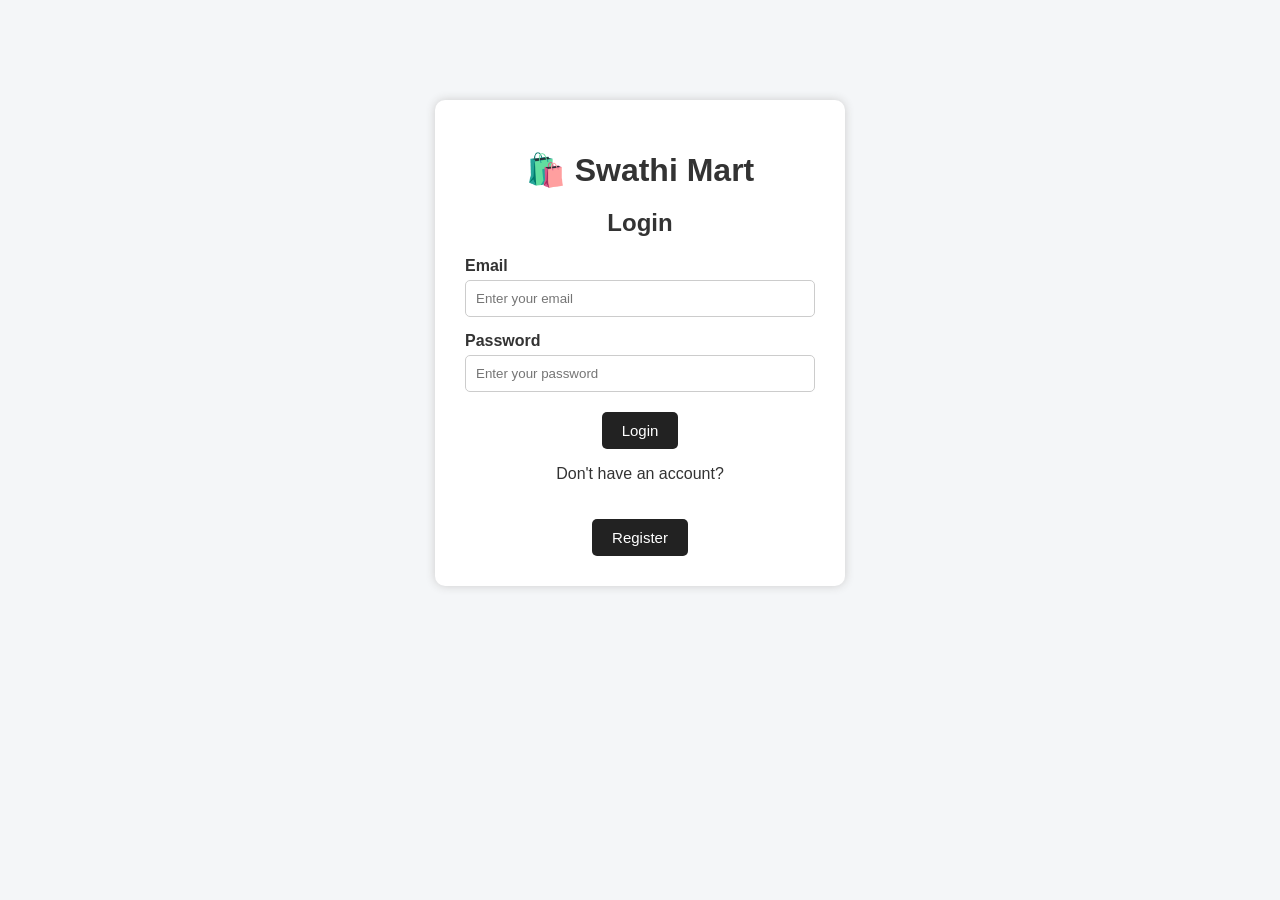
<file: index.html>
<!DOCTYPE html>
<html>

<head>
    <meta charset="UTF-8">
    <title>Swathi Mart- Login</title>
    <link rel="stylesheet" href="style.css">
</head>

<body>

    <div class="login-container">

        <h1>🛍️ Swathi Mart</h1>
        <h2>Login</h2>

        <form onsubmit="login(event)">

            <label>Email</label>
            <input type="email" placeholder="Enter your email" required>

            <label>Password</label>
            <input type="password" placeholder="Enter your password" required>

            <button type="submit">Login</button>

        </form>

        <p>Don't have an account?</p>

        <a href="register.html">
            <button type="button">Register</button>
        </a>

    </div>

    <script src="Script.js"></script>

</body>

</html>
</file>
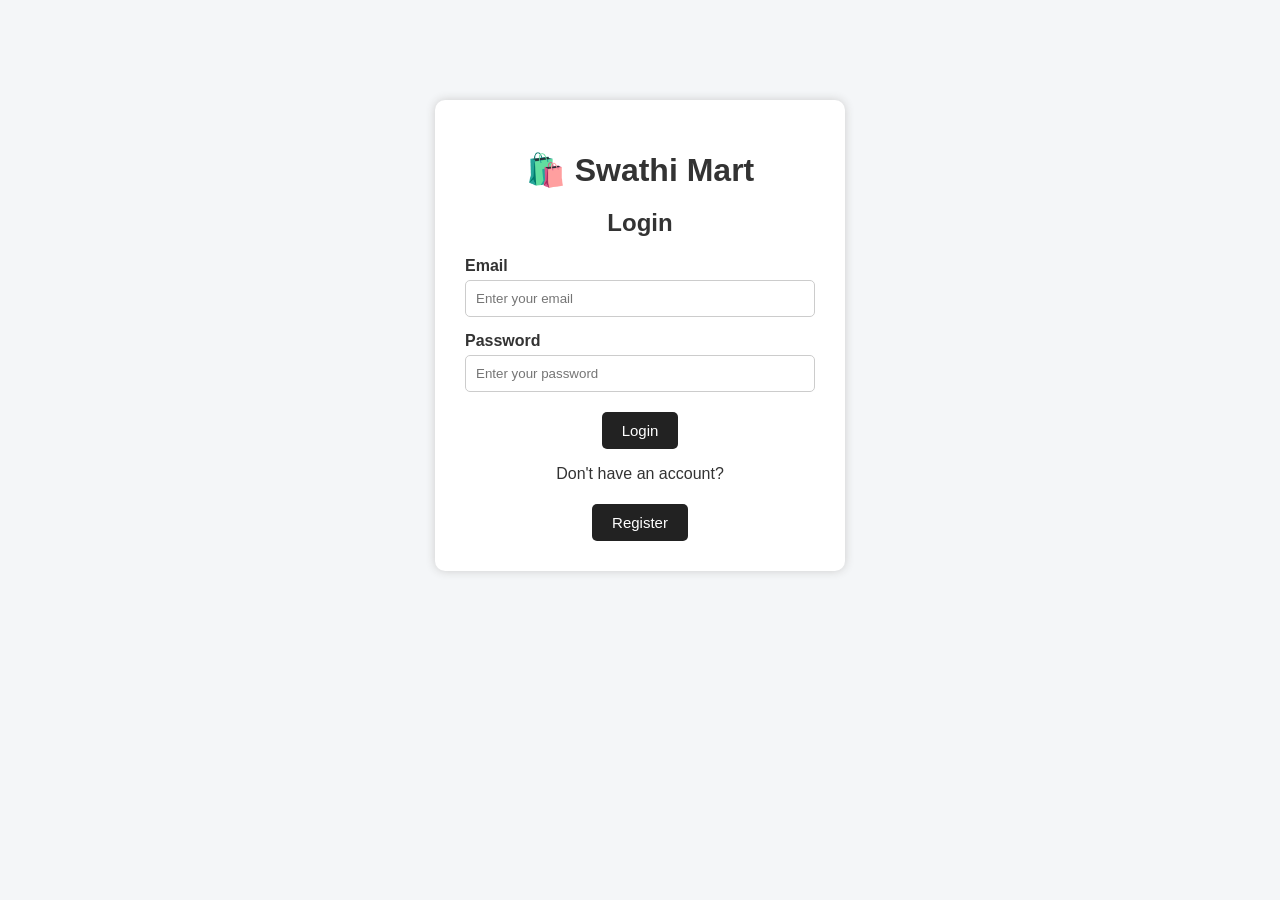
<file: src/main/webapp/index.html>
<!DOCTYPE html>
<html>

<head>
    <title>Swathi Mart- Login</title>
    <link rel="stylesheet" href="style.css">
</head>

<body>

    <div class="login-container">

        <h1>🛍️ Swathi Mart</h1>
        <h2>Login</h2>

        <form onsubmit="login(event)">

            <label>Email</label>
            <input type="email" placeholder="Enter your email" required>

            <label>Password</label>
            <input type="password" placeholder="Enter your password" required>

            <button type="submit">Login</button>

        </form>

        <p>Don't have an account?</p>
        <button class="register-btn">Register</button>

    </div>

    <!-- IMPORTANT -->
    <script src="Script.js"></script>

</body>
</html>
</file>
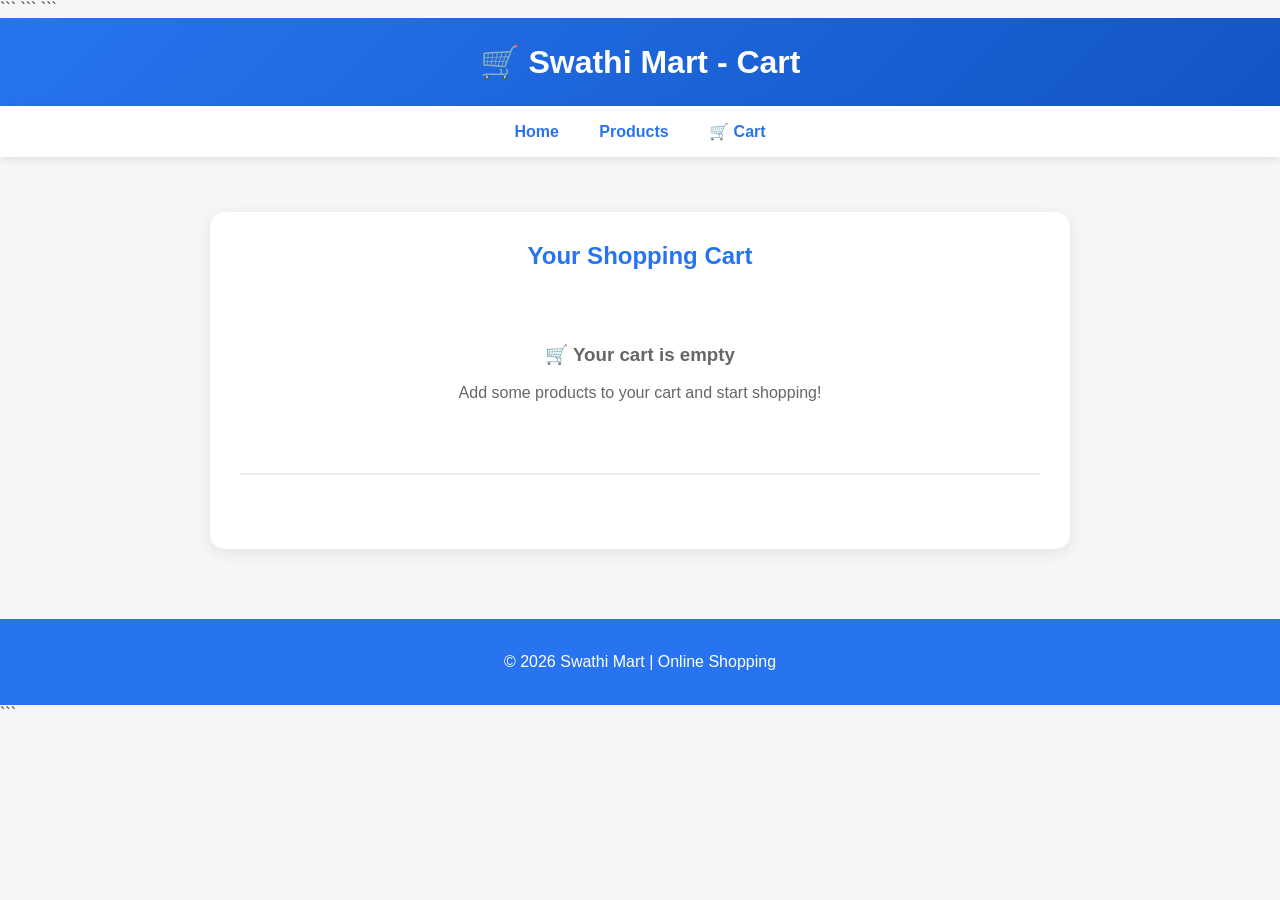
<file: src/main/webapp/cart.html>
﻿<!DOCTYPE html>

<html lang="en">

<head>
    <meta charset="UTF-8">
    <meta name="viewport" content="width=device-width, initial-scale=1.0">

```
<title>Swathi Mart - Cart</title>

<style>
    * {
        box-sizing: border-box;
    }

    body {
        margin: 0;
        font-family: Arial, sans-serif;
        background: #f4f6f8;
        color: #333;
    }

    header {
        background: linear-gradient(135deg, #2874f0, #1255c5);
        color: white;
        padding: 25px 20px;
        text-align: center;
    }

    header h1 {
        margin: 0;
        font-size: 32px;
    }

    nav {
        background: white;
        padding: 16px;
        text-align: center;
        box-shadow: 0 2px 8px rgba(0, 0, 0, 0.1);
    }

    nav a {
        text-decoration: none;
        color: #2874f0;
        margin: 0 18px;
        font-weight: bold;
    }

    nav a:hover {
        color: #1255c5;
    }

    .container {
        max-width: 900px;
        margin: 35px auto;
        padding: 20px;
    }

    .cart-box {
        background: white;
        padding: 30px;
        border-radius: 15px;
        box-shadow: 0 4px 15px rgba(0, 0, 0, 0.08);
    }

    .cart-box h2 {
        text-align: center;
        color: #2874f0;
        margin-top: 0;
        margin-bottom: 25px;
    }

    .cart-item {
        display: flex;
        align-items: center;
        justify-content: space-between;
        background: #f8f9fa;
        padding: 18px;
        margin-bottom: 15px;
        border-radius: 10px;
        border: 1px solid #eee;
    }

    .item-info {
        display: flex;
        align-items: center;
        gap: 15px;
    }

    .item-icon {
        font-size: 35px;
    }

    .item-name {
        font-size: 18px;
        font-weight: bold;
    }

    .item-price {
        color: #2874f0;
        font-weight: bold;
        margin-top: 5px;
    }

    .remove-button {
        background: #dc3545;
        color: white;
        border: none;
        padding: 9px 14px;
        border-radius: 6px;
        cursor: pointer;
    }

    .remove-button:hover {
        background: #b02a37;
    }

    .total-box {
        text-align: right;
        border-top: 2px solid #eee;
        margin-top: 25px;
        padding-top: 20px;
    }

    .total-box h3 {
        font-size: 24px;
        color: #222;
    }

    #checkoutButton {
        background: #2874f0;
        color: white;
        border: none;
        padding: 13px 25px;
        border-radius: 7px;
        cursor: pointer;
        font-size: 16px;
        font-weight: bold;
    }

    #checkoutButton:hover {
        background: #1255c5;
    }

    .empty-cart {
        text-align: center;
        padding: 30px;
        color: #666;
    }

    footer {
        margin-top: 50px;
        background: #2874f0;
        color: white;
        text-align: center;
        padding: 18px;
    }

    @media (max-width: 600px) {

        .container {
            padding: 15px;
        }

        .cart-box {
            padding: 20px;
        }

        .cart-item {
            flex-direction: column;
            gap: 15px;
            align-items: stretch;
        }

        .item-info {
            justify-content: center;
        }

        .remove-button {
            width: 100%;
        }

        .total-box {
            text-align: center;
        }

        #checkoutButton {
            width: 100%;
        }

        nav a {
            margin: 0 8px;
            font-size: 14px;
        }
    }
</style>
```

</head>

<body>

```
<header>
    <h1>🛒 Swathi Mart - Cart</h1>
</header>

<nav>
    <a href="home.html">Home</a>
    <a href="home.html#products">Products</a>
    <a href="cart.html">🛒 Cart</a>
</nav>

<div class="container">

    <div class="cart-box">

        <h2>Your Shopping Cart</h2>

        <div id="cartItems"></div>

        <div class="total-box">
            <h3 id="total"></h3>

            <button id="checkoutButton" onclick="checkout()">
                Proceed to Checkout →
            </button>
        </div>

    </div>

</div>

<footer>
    <p>© 2026 Swathi Mart | Online Shopping</p>
</footer>


<script>

    function displayCart() {

        let cart = JSON.parse(localStorage.getItem("cart")) || [];

        let cartItems = document.getElementById("cartItems");
        let totalElement = document.getElementById("total");
        let checkoutButton = document.getElementById("checkoutButton");

        cartItems.innerHTML = "";

        let total = 0;

        if (cart.length === 0) {

            cartItems.innerHTML =
                '<div class="empty-cart">' +
                '<h3>🛒 Your cart is empty</h3>' +
                '<p>Add some products to your cart and start shopping!</p>' +
                '</div>';

            totalElement.innerHTML = "";

            checkoutButton.style.display = "none";

            return;
        }

        checkoutButton.style.display = "inline-block";

        cart.forEach(function(item, index) {

            let icon = "🛍️";

            if (item.name === "Product 1") {
                icon = "💻";
            }

            if (item.name === "Product 2") {
                icon = "📱";
            }

            if (item.name === "Product 3") {
                icon = "🎧";
            }

            cartItems.innerHTML +=
                '<div class="cart-item">' +

                '<div class="item-info">' +

                '<div class="item-icon">' +
                icon +
                '</div>' +

                '<div>' +
                '<div class="item-name">' +
                item.name +
                '</div>' +

                '<div class="item-price">₹' +
                item.price +
                '</div>' +

                '</div>' +

                '</div>' +

                '<button class="remove-button" ' +
                'onclick="removeFromCart(' + index + ')">' +
                'Remove' +
                '</button>' +

                '</div>';

            total += Number(item.price);

        });

        totalElement.innerHTML = "Total: ₹" + total;

    }


    function removeFromCart(index) {

        let cart = JSON.parse(localStorage.getItem("cart")) || [];

        cart.splice(index, 1);

        localStorage.setItem("cart", JSON.stringify(cart));

        displayCart();

    }


    function checkout() {

        let cart = JSON.parse(localStorage.getItem("cart")) || [];

        if (cart.length === 0) {

            alert("Your cart is empty!");

            return;
        }

        window.location.href = "checkout.html";

    }


    displayCart();

</script>
```

</body>

</html>
</file>
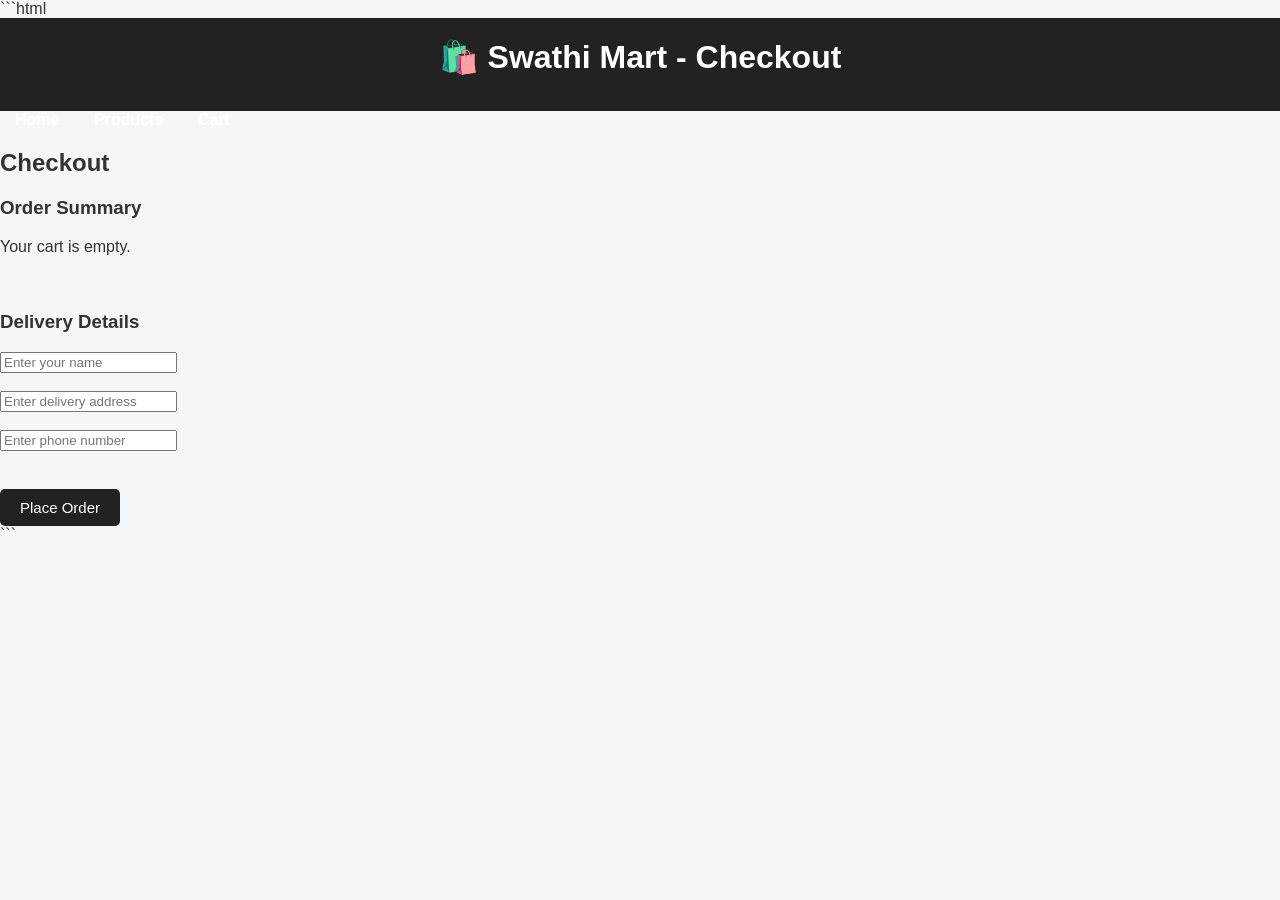
<file: src/main/webapp/checkout.html>
```html
<!DOCTYPE html>
<html lang="en">

<head>
    <meta charset="UTF-8">
    <meta name="viewport" content="width=device-width, initial-scale=1.0">

    <title>Swathi Mart - Checkout</title>

    <link rel="stylesheet" href="style.css">
</head>

<body>

    <header>
        <h1>🛍️ Swathi Mart - Checkout</h1>
    </header>

    <nav>
        <a href="home.html">Home</a>
        <a href="home.html">Products</a>
        <a href="cart.html">Cart</a>
    </nav>

    <div class="container">

        <div class="welcome">

            <h2>Checkout</h2>

            <h3>Order Summary</h3>

            <div id="orderItems"></div>

            <h3 id="total"></h3>

            <br>

            <h3>Delivery Details</h3>

            <input type="text" id="name" placeholder="Enter your name">
            <br><br>

            <input type="text" id="address" placeholder="Enter delivery address">
            <br><br>

            <input type="text" id="phone" placeholder="Enter phone number">
            <br><br>

            <button onclick="placeOrder()">
                Place Order
            </button>

        </div>

    </div>

    <script>

        let cart = JSON.parse(localStorage.getItem("cart")) || [];

        let orderItems = document.getElementById("orderItems");
        let totalElement = document.getElementById("total");

        let total = 0;

        if (cart.length === 0) {

            orderItems.innerHTML =
                "<p>Your cart is empty.</p>";

        } else {

            cart.forEach(function(item) {

                orderItems.innerHTML +=
                    "<p><strong>" +
                    item.name +
                    "</strong> - ₹" +
                    item.price +
                    "</p>";

                total += Number(item.price);

            });

            totalElement.innerHTML =
                "Total Amount: ₹" + total;
        }


        function placeOrder() {

            let name = document.getElementById("name").value;
            let address = document.getElementById("address").value;
            let phone = document.getElementById("phone").value;


            if (name === "" || address === "" || phone === "") {

                alert("Please enter all delivery details.");

                return;
            }


            localStorage.removeItem("cart");


            alert(
                "Order placed successfully! Thank you for shopping with Swathi Mart."
            );

        window.location.href = "order-success.html";

        }

    </script>

</body>

</html>
```
</file>
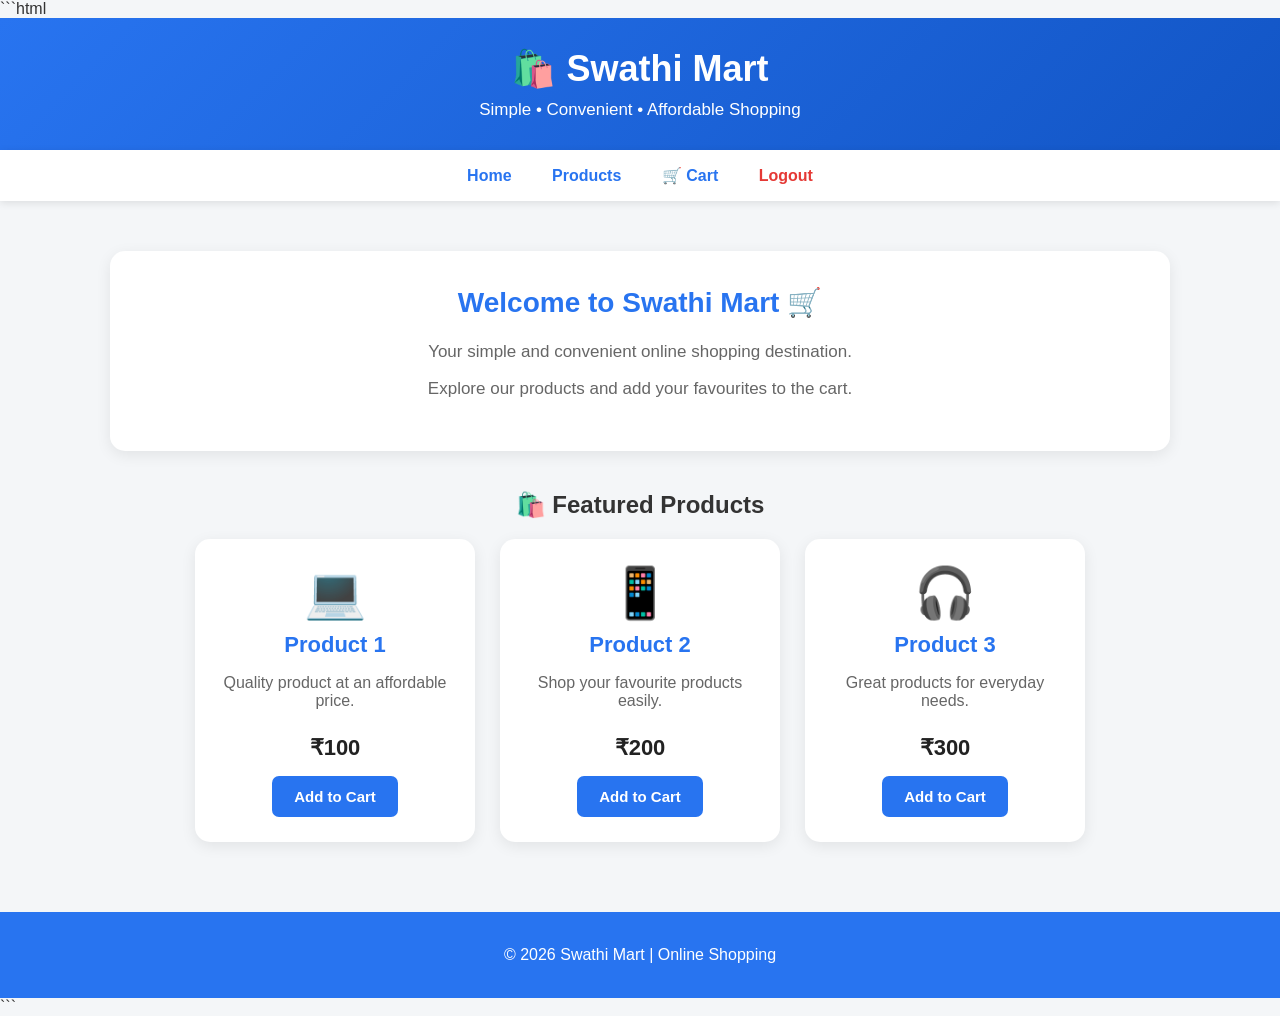
<file: src/main/webapp/home.html>
```html
<!DOCTYPE html>
<html lang="en">

<head>
    <meta charset="UTF-8">
    <meta name="viewport" content="width=device-width, initial-scale=1.0">

    <title>Swathi Mart - Home</title>

    <style>
        * {
            box-sizing: border-box;
        }

        body {
            margin: 0;
            font-family: Arial, sans-serif;
            background: #f4f6f8;
            color: #333;
        }

        header {
            background: linear-gradient(135deg, #2874f0, #1255c5);
            color: white;
            padding: 30px 20px;
            text-align: center;
        }

        header h1 {
            margin: 0;
            font-size: 36px;
        }

        header p {
            margin: 10px 0 0;
            font-size: 17px;
        }

        nav {
            background: white;
            padding: 16px;
            text-align: center;
            box-shadow: 0 2px 8px rgba(0, 0, 0, 0.1);
            position: sticky;
            top: 0;
            z-index: 10;
        }

        nav a {
            text-decoration: none;
            color: #2874f0;
            margin: 0 18px;
            font-weight: bold;
        }

        nav a:hover {
            color: #1255c5;
        }

        .logout {
            color: #e53935 !important;
        }

        .logout:hover {
            color: #b71c1c !important;
        }

        .container {
            max-width: 1100px;
            margin: 30px auto;
            padding: 20px;
        }

        .welcome {
            background: white;
            padding: 35px;
            border-radius: 15px;
            text-align: center;
            box-shadow: 0 4px 15px rgba(0, 0, 0, 0.08);
        }

        .welcome h2 {
            color: #2874f0;
            margin-top: 0;
            font-size: 28px;
        }

        .welcome p {
            color: #666;
            font-size: 17px;
        }

        .section-title {
            text-align: center;
            margin: 40px 0 20px;
            color: #333;
        }

        .products {
            display: flex;
            justify-content: center;
            gap: 25px;
            flex-wrap: wrap;
        }

        .product {
            background: white;
            width: 280px;
            padding: 25px;
            border-radius: 15px;
            text-align: center;
            box-shadow: 0 4px 15px rgba(0, 0, 0, 0.08);
            transition: transform 0.2s, box-shadow 0.2s;
        }

        .product:hover {
            transform: translateY(-5px);
            box-shadow: 0 8px 20px rgba(0, 0, 0, 0.15);
        }

        .product-icon {
            font-size: 50px;
            margin-bottom: 10px;
        }

        .product h3 {
            color: #2874f0;
            font-size: 22px;
            margin: 10px 0;
        }

        .product p {
            color: #666;
            min-height: 45px;
        }

        .price {
            font-size: 22px;
            font-weight: bold;
            color: #222;
            margin: 15px 0;
        }

        .product button {
            background: #2874f0;
            color: white;
            border: none;
            padding: 12px 22px;
            border-radius: 7px;
            cursor: pointer;
            font-size: 15px;
            font-weight: bold;
        }

        .product button:hover {
            background: #1255c5;
        }

        footer {
            margin-top: 50px;
            background: #2874f0;
            color: white;
            text-align: center;
            padding: 18px;
        }

        @media (max-width: 600px) {

            header h1 {
                font-size: 28px;
            }

            nav a {
                margin: 0 8px;
                font-size: 14px;
            }

            .container {
                padding: 15px;
            }

            .product {
                width: 100%;
            }
        }
    </style>

</head>

<body>

    <header>
        <h1>🛍️ Swathi Mart</h1>
        <p>Simple • Convenient • Affordable Shopping</p>
    </header>

    <nav>
        <a href="home.html">Home</a>
        <a href="#products">Products</a>
        <a href="cart.html">🛒 Cart</a>
        <a href="logout" class="logout">Logout</a>
    </nav>

    <div class="container">

        <div class="welcome">
            <h2>Welcome to Swathi Mart 🛒</h2>

            <p>
                Your simple and convenient online shopping destination.
            </p>

            <p>
                Explore our products and add your favourites to the cart.
            </p>
        </div>

        <h2 class="section-title" id="products">
            🛍️ Featured Products
        </h2>

        <div class="products">

            <div class="product">
                <div class="product-icon">💻</div>

                <h3>Product 1</h3>

                <p>
                    Quality product at an affordable price.
                </p>

                <div class="price">₹100</div>

                <button onclick="addToCart('Product 1')">
                    Add to Cart
                </button>
            </div>

            <div class="product">
                <div class="product-icon">📱</div>

                <h3>Product 2</h3>

                <p>
                    Shop your favourite products easily.
                </p>

                <div class="price">₹200</div>

                <button onclick="addToCart('Product 2')">
                    Add to Cart
                </button>
            </div>

            <div class="product">
                <div class="product-icon">🎧</div>

                <h3>Product 3</h3>

                <p>
                    Great products for everyday needs.
                </p>

                <div class="price">₹300</div>

                <button onclick="addToCart('Product 3')">
                    Add to Cart
                </button>
            </div>

        </div>

    </div>

    <footer>
        <p>© 2026 Swathi Mart | Online Shopping</p>
    </footer>

    <script>

        function addToCart(productName) {

            let cart = JSON.parse(localStorage.getItem("cart")) || [];

            let price = 100;

            if (productName === "Product 2") {
                price = 200;
            }

            if (productName === "Product 3") {
                price = 300;
            }

            cart.push({
                name: productName,
                price: price
            });

            localStorage.setItem("cart", JSON.stringify(cart));

            alert(productName + " added successfully!");
        }

    </script>

</body>

</html>
```
</file>
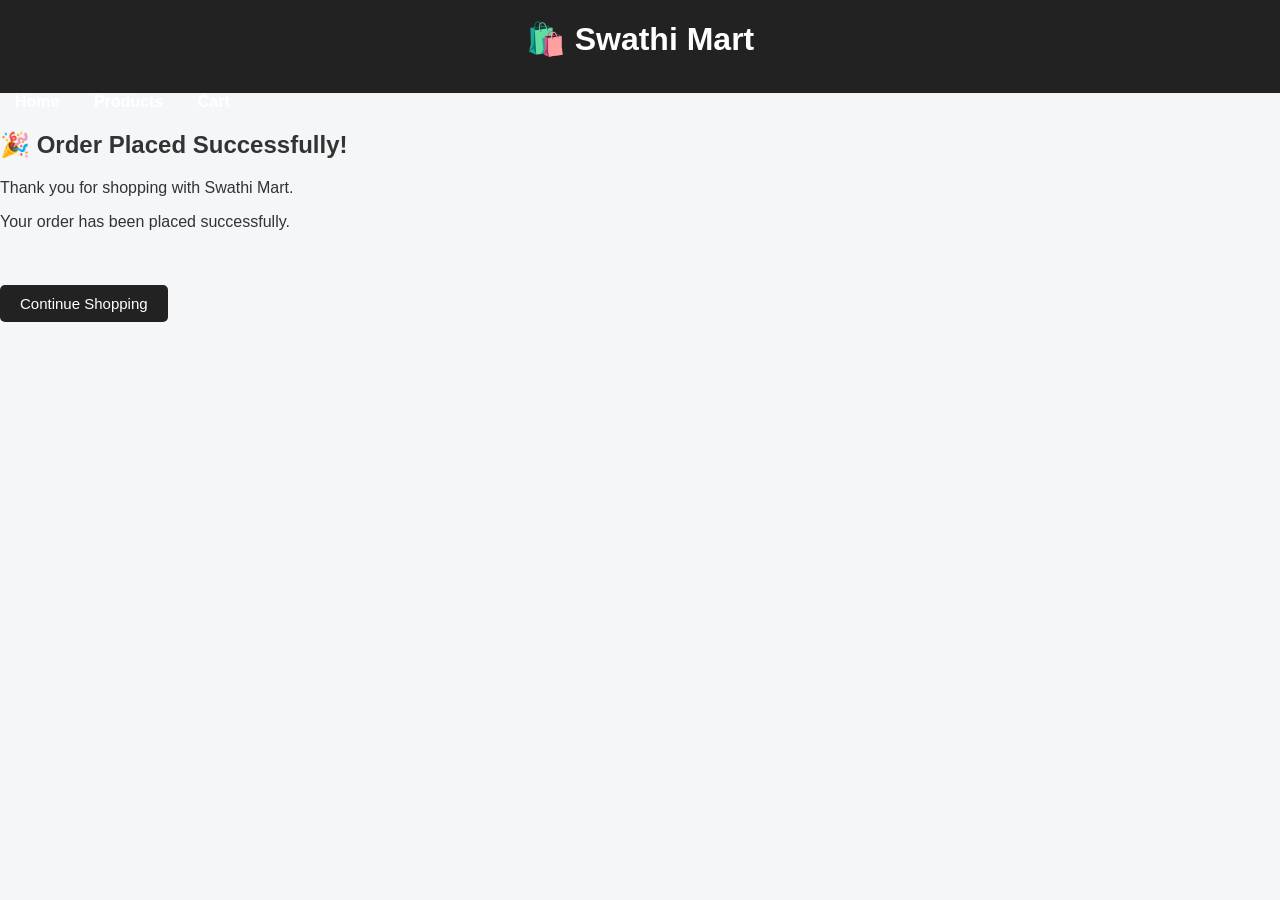
<file: src/main/webapp/order-success.html>
<!DOCTYPE html>
<html lang="en">

<head>
    <meta charset="UTF-8">
    <meta name="viewport" content="width=device-width, initial-scale=1.0">

    <title>Swathi Mart - Order Success</title>

    <link rel="stylesheet" href="style.css">
</head>

<body>

    <header>
        <h1>🛍️ Swathi Mart</h1>
    </header>

    <nav>
        <a href="home.html">Home</a>
        <a href="home.html">Products</a>
        <a href="cart.html">Cart</a>
    </nav>

    <div class="container">

        <div class="welcome">

            <h2>🎉 Order Placed Successfully!</h2>

            <p>Thank you for shopping with Swathi Mart.</p>

            <p>Your order has been placed successfully.</p>

            <br>

            <button onclick="window.location.href='home.html'">
                Continue Shopping
            </button>

        </div>

    </div>

</body>

</html>
</file>
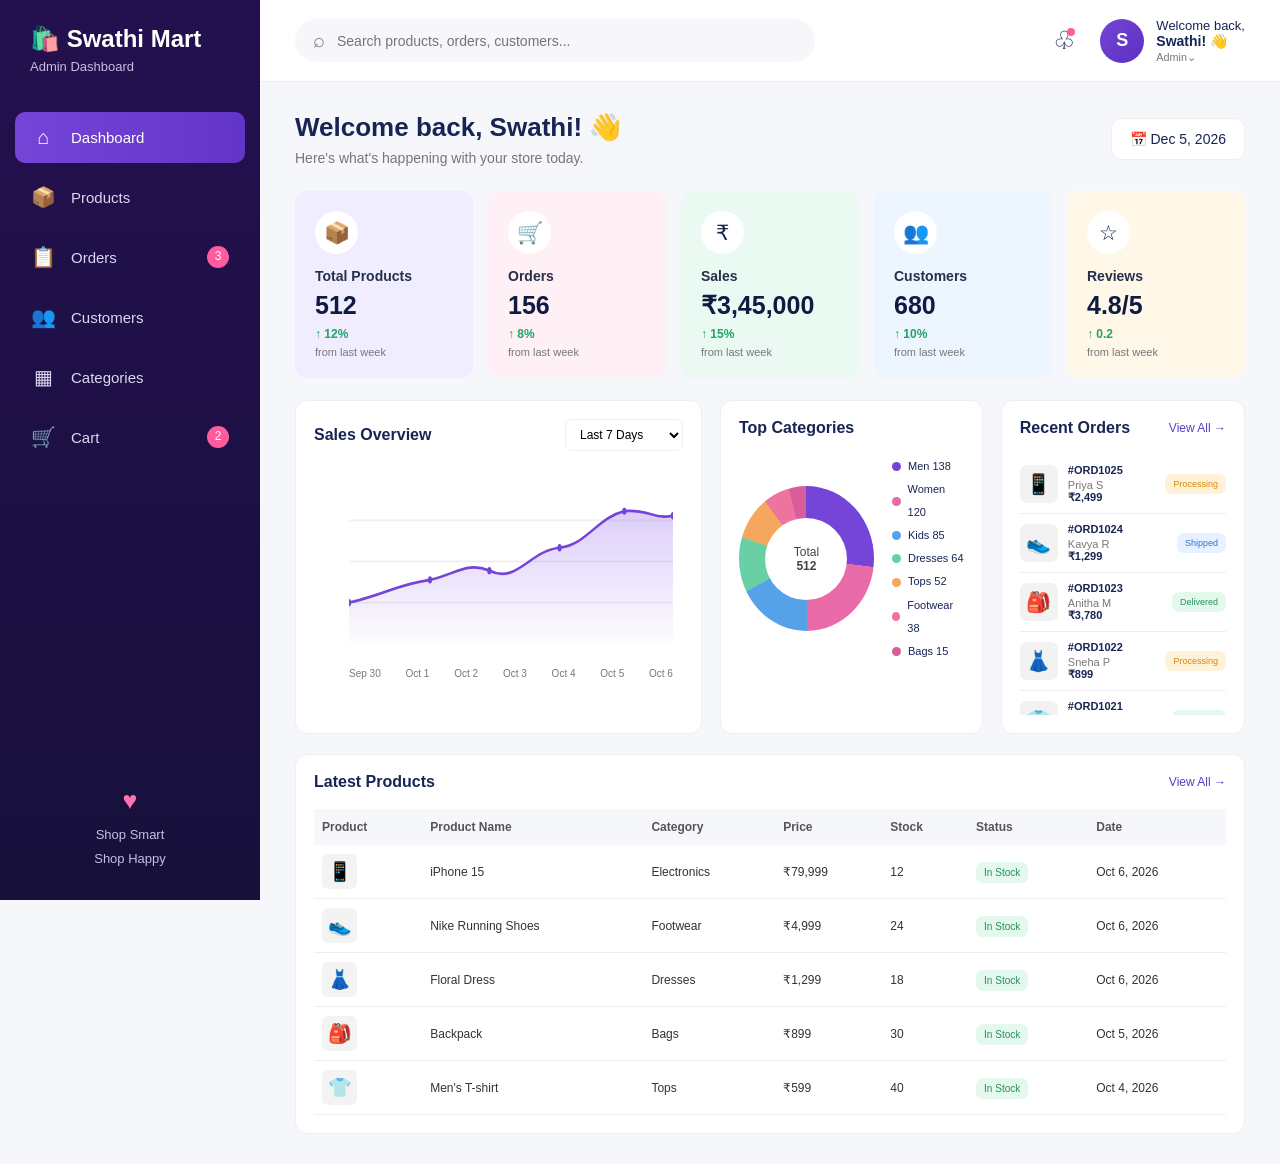
<file: src/main/resources/templates/dashboard.html>
<!DOCTYPE html>
<html lang="en">
<head>
    <meta charset="UTF-8">
    <meta name="viewport" content="width=device-width, initial-scale=1.0">

    <title>Swathi Mart - Admin Dashboard</title>

    <style>

        * {
            margin: 0;
            padding: 0;
            box-sizing: border-box;
            font-family: Arial, Helvetica, sans-serif;
        }

        body {
            background: #f6f7fb;
            color: #172554;
        }

        /* ================= SIDEBAR ================= */

        .sidebar {
            position: fixed;
            left: 0;
            top: 0;
            width: 260px;
            height: 100vh;
            background: linear-gradient(180deg, #24104f, #17103b);
            color: white;
            padding: 25px 15px;
        }

        .brand {
            padding: 0 15px 30px;
        }

        .brand h1 {
            font-size: 24px;
            margin-bottom: 6px;
        }

        .brand p {
            color: #c8bde5;
            font-size: 13px;
        }

        .menu {
            list-style: none;
        }

        .menu li {
            margin: 8px 0;
        }

        .menu a {
            display: flex;
            align-items: center;
            gap: 15px;
            padding: 14px 16px;
            color: #ddd6f3;
            text-decoration: none;
            border-radius: 10px;
            font-size: 15px;
            transition: 0.3s;
        }

        .menu a:hover,
        .menu .active {
            background: linear-gradient(90deg, #7545d8, #6334c8);
            color: white;
        }

        .menu-icon {
            width: 25px;
            font-size: 20px;
            text-align: center;
        }

        .badge {
            margin-left: auto;
            background: #ff5b9d;
            color: white;
            min-width: 22px;
            height: 22px;
            padding: 3px 7px;
            border-radius: 20px;
            font-size: 12px;
            text-align: center;
        }

        .sidebar-bottom {
            position: absolute;
            bottom: 30px;
            left: 0;
            width: 100%;
            text-align: center;
            color: #c9bce5;
            line-height: 1.8;
            font-size: 13px;
        }

        .heart {
            font-size: 25px;
            color: #ff73ae;
        }


        /* ================= MAIN ================= */

        .main {
            margin-left: 260px;
            min-height: 100vh;
        }


        /* ================= TOP BAR ================= */

        .topbar {
            height: 82px;
            background: white;
            display: flex;
            align-items: center;
            justify-content: space-between;
            padding: 0 35px;
            border-bottom: 1px solid #eeeeee;
        }

        .search-box {
            width: 520px;
            height: 43px;
            background: #f7f7fb;
            border-radius: 25px;
            display: flex;
            align-items: center;
            padding: 0 18px;
            color: #777;
        }

        .search-box span {
            font-size: 20px;
            margin-right: 12px;
        }

        .search-box input {
            border: none;
            outline: none;
            background: transparent;
            width: 100%;
            font-size: 14px;
        }

        .top-right {
            display: flex;
            align-items: center;
            gap: 25px;
        }

        .notification {
            font-size: 25px;
            position: relative;
        }

        .notification-dot {
            position: absolute;
            width: 8px;
            height: 8px;
            background: #ff5b9d;
            border-radius: 50%;
            right: 0;
            top: 2px;
        }

        .profile {
            display: flex;
            align-items: center;
            gap: 12px;
        }

        .profile-circle {
            width: 44px;
            height: 44px;
            border-radius: 50%;
            background: linear-gradient(135deg, #7545d8, #5c2fc0);
            color: white;
            display: flex;
            justify-content: center;
            align-items: center;
            font-weight: bold;
            font-size: 18px;
        }

        .profile-text {
            font-size: 13px;
        }

        .profile-text strong {
            font-size: 14px;
        }

        .profile-text small {
            color: #777;
        }


        /* ================= CONTENT ================= */

        .content {
            padding: 30px 35px;
        }

        .welcome-row {
            display: flex;
            justify-content: space-between;
            align-items: center;
            margin-bottom: 25px;
        }

        .welcome h2 {
            font-size: 26px;
            margin-bottom: 7px;
        }

        .welcome p {
            color: #777;
            font-size: 14px;
        }

        .date-box {
            background: white;
            padding: 12px 18px;
            border-radius: 10px;
            border: 1px solid #eeeeee;
            font-size: 14px;
        }


        /* ================= STAT CARDS ================= */

        .stats {
            display: grid;
            grid-template-columns: repeat(5, 1fr);
            gap: 15px;
            margin-bottom: 22px;
        }

        .stat-card {
            padding: 20px;
            border-radius: 12px;
            min-height: 155px;
        }

        .purple-card {
            background: #f0edff;
        }

        .pink-card {
            background: #fff0f6;
        }

        .green-card {
            background: #eafaf2;
        }

        .blue-card {
            background: #edf5ff;
        }

        .yellow-card {
            background: #fff8e9;
        }

        .stat-icon {
            width: 43px;
            height: 43px;
            border-radius: 50%;
            display: flex;
            justify-content: center;
            align-items: center;
            font-size: 21px;
            margin-bottom: 14px;
            background: white;
        }

        .stat-card h4 {
            color: #27304a;
            font-size: 14px;
            margin-bottom: 7px;
        }

        .stat-number {
            font-size: 25px;
            font-weight: bold;
            color: #101b42;
            margin-bottom: 7px;
        }

        .growth {
            color: #20a464;
            font-size: 12px;
            font-weight: bold;
        }

        .growth-text {
            color: #777;
            font-size: 11px;
            margin-top: 5px;
        }


        /* ================= MIDDLE SECTION ================= */

        .middle {
            display: grid;
            grid-template-columns: 1.5fr 0.9fr 0.9fr;
            gap: 18px;
            margin-bottom: 20px;
        }

        .panel {
            background: white;
            border-radius: 12px;
            border: 1px solid #eeeeee;
            padding: 18px;
        }

        .panel-header {
            display: flex;
            justify-content: space-between;
            align-items: center;
            margin-bottom: 18px;
        }

        .panel-header h3 {
            font-size: 16px;
        }

        .select {
            border: 1px solid #eeeeee;
            background: white;
            padding: 7px 10px;
            border-radius: 7px;
            font-size: 12px;
        }


        /* ================= SALES CHART ================= */

        .chart {
            height: 210px;
            position: relative;
            padding: 10px 10px 30px 35px;
        }

        .chart-lines {
            position: absolute;
            left: 35px;
            right: 10px;
            top: 10px;
            bottom: 35px;
            background:
                linear-gradient(to bottom,
                transparent 24%,
                #eeeeee 25%,
                transparent 26%,
                transparent 49%,
                #eeeeee 50%,
                transparent 51%,
                transparent 74%,
                #eeeeee 75%,
                transparent 76%);
        }

        .chart svg {
            position: absolute;
            left: 35px;
            right: 10px;
            top: 10px;
            width: calc(100% - 45px);
            height: 165px;
        }

        .chart-labels {
            position: absolute;
            bottom: 0;
            left: 35px;
            right: 10px;
            display: flex;
            justify-content: space-between;
            color: #777;
            font-size: 10px;
        }


        /* ================= CATEGORY ================= */

        .category-content {
            display: flex;
            align-items: center;
            justify-content: center;
            gap: 18px;
        }

        .donut {
            width: 145px;
            height: 145px;
            border-radius: 50%;
            background: conic-gradient(
                #7545d8 0% 27%,
                #e86ba8 27% 50%,
                #55a2e8 50% 67%,
                #69cfa5 67% 80%,
                #f4a75d 80% 90%,
                #ee739e 90% 96%,
                #d75d9b 96% 100%
            );
            display: flex;
            justify-content: center;
            align-items: center;
        }

        .donut-inner {
            width: 82px;
            height: 82px;
            background: white;
            border-radius: 50%;
            display: flex;
            justify-content: center;
            align-items: center;
            text-align: center;
            font-size: 12px;
            color: #444;
        }

        .category-list {
            list-style: none;
            font-size: 11px;
            line-height: 2.1;
        }

        .category-list li {
            display: flex;
            align-items: center;
            gap: 7px;
        }

        .dot {
            width: 9px;
            height: 9px;
            border-radius: 50%;
            display: inline-block;
        }

        .dot1 { background: #7545d8; }
        .dot2 { background: #e86ba8; }
        .dot3 { background: #55a2e8; }
        .dot4 { background: #69cfa5; }
        .dot5 { background: #f4a75d; }
        .dot6 { background: #ee739e; }
        .dot7 { background: #d75d9b; }


        /* ================= ORDERS ================= */

        .orders {
            max-height: 260px;
            overflow: hidden;
        }

        .order {
            display: flex;
            align-items: center;
            gap: 10px;
            padding: 9px 0;
            border-bottom: 1px solid #eeeeee;
        }

        .order-image {
            width: 38px;
            height: 38px;
            border-radius: 7px;
            background: #f2f2f2;
            display: flex;
            justify-content: center;
            align-items: center;
            font-size: 20px;
        }

        .order-info {
            flex: 1;
            font-size: 11px;
        }

        .order-info strong {
            display: block;
            font-size: 11px;
            color: #172554;
            margin-bottom: 3px;
        }

        .order-info span {
            color: #777;
        }

        .status {
            padding: 5px 8px;
            border-radius: 7px;
            font-size: 9px;
        }

        .processing {
            background: #fff2d8;
            color: #d58a00;
        }

        .shipped {
            background: #e8f1ff;
            color: #2876d6;
        }

        .delivered {
            background: #e4f8ed;
            color: #24915b;
        }


        /* ================= LATEST PRODUCTS ================= */

        .latest-panel {
            background: white;
            border-radius: 12px;
            border: 1px solid #eeeeee;
            padding: 18px;
        }

        .view-all {
            color: #5d39c8;
            text-decoration: none;
            font-size: 12px;
        }

        table {
            width: 100%;
            border-collapse: collapse;
            font-size: 12px;
        }

        th {
            background: #f6f7fb;
            text-align: left;
            padding: 11px 8px;
            color: #555;
            font-weight: 600;
        }

        td {
            padding: 9px 8px;
            border-bottom: 1px solid #eeeeee;
            color: #333;
        }

        .product-img {
            width: 35px;
            height: 35px;
            border-radius: 6px;
            background: #f3f3f3;
            display: flex;
            justify-content: center;
            align-items: center;
            font-size: 19px;
        }

        .stock {
            background: #e4f8ed;
            color: #24915b;
            padding: 5px 8px;
            border-radius: 7px;
            font-size: 10px;
        }


        /* ================= RESPONSIVE ================= */

        @media (max-width: 1200px) {

            .stats {
                grid-template-columns: repeat(3, 1fr);
            }

            .middle {
                grid-template-columns: 1fr 1fr;
            }
        }

        @media (max-width: 850px) {

            .sidebar {
                width: 75px;
            }

            .brand h1,
            .brand p,
            .menu a span:not(.menu-icon),
            .sidebar-bottom {
                display: none;
            }

            .main {
                margin-left: 75px;
            }

            .stats {
                grid-template-columns: repeat(2, 1fr);
            }

            .middle {
                grid-template-columns: 1fr;
            }

            .search-box {
                width: 300px;
            }
        }

        @media (max-width: 600px) {

            .topbar {
                padding: 0 15px;
            }

            .content {
                padding: 20px 15px;
            }

            .search-box {
                width: 180px;
            }

            .profile-text {
                display: none;
            }

            .stats {
                grid-template-columns: 1fr;
            }

            table {
                min-width: 700px;
            }

            .latest-panel {
                overflow-x: auto;
            }
        }

    </style>
</head>


<body>


<!-- ================= SIDEBAR ================= -->

<div class="sidebar">

    <div class="brand">
        <h1>🛍️ Swathi Mart</h1>
        <p>Admin Dashboard</p>
    </div>


    <ul class="menu">

        <li>
            <a href="#" class="active">
                <span class="menu-icon">⌂</span>
                <span>Dashboard</span>
            </a>
        </li>

        <li>
            <a href="#">
                <span class="menu-icon">📦</span>
                <span>Products</span>
            </a>
        </li>

        <li>
            <a href="#">
                <span class="menu-icon">📋</span>
                <span>Orders</span>
                <span class="badge">3</span>
            </a>
        </li>

        <li>
            <a href="#">
                <span class="menu-icon">👥</span>
                <span>Customers</span>
            </a>
        </li>

        <li>
            <a href="#">
                <span class="menu-icon">▦</span>
                <span>Categories</span>
            </a>
        </li>

        <li>
            <a href="#">
                <span class="menu-icon">🛒</span>
                <span>Cart</span>
                <span class="badge">2</span>
            </a>
        </li>

    </ul>


    <div class="sidebar-bottom">
        <div class="heart">♥</div>
        Shop Smart<br>
        Shop Happy
    </div>

</div>



<!-- ================= MAIN ================= -->

<div class="main">


    <!-- TOP BAR -->

    <div class="topbar">

        <div class="search-box">
            <span>⌕</span>
            <input
                type="text"
                placeholder="Search products, orders, customers...">
        </div>


        <div class="top-right">

            <div class="notification">
                ♧
                <span class="notification-dot"></span>
            </div>


            <div class="profile">

                <div class="profile-circle">
                    S
                </div>

                <div class="profile-text">
                    Welcome back,<br>
                    <strong>Swathi! 👋</strong><br>
                    <small>Admin⌄</small>
                </div>

            </div>

        </div>

    </div>



    <!-- CONTENT -->

    <div class="content">


        <!-- WELCOME -->

        <div class="welcome-row">

            <div class="welcome">
                <h2>Welcome back, Swathi! 👋</h2>
                <p>Here's what's happening with your store today.</p>
            </div>

            <div class="date-box">
                📅 <span id="currentDate"></span>
            </div>

        </div>



        <!-- STAT CARDS -->

        <div class="stats">


            <div class="stat-card purple-card">

                <div class="stat-icon">📦</div>

                <h4>Total Products</h4>

                <div class="stat-number">512</div>

                <div class="growth">↑ 12%</div>

                <div class="growth-text">
                    from last week
                </div>

            </div>


            <div class="stat-card pink-card">

                <div class="stat-icon">🛒</div>

                <h4>Orders</h4>

                <div class="stat-number">156</div>

                <div class="growth">↑ 8%</div>

                <div class="growth-text">
                    from last week
                </div>

            </div>


            <div class="stat-card green-card">

                <div class="stat-icon">₹</div>

                <h4>Sales</h4>

                <div class="stat-number">₹3,45,000</div>

                <div class="growth">↑ 15%</div>

                <div class="growth-text">
                    from last week
                </div>

            </div>


            <div class="stat-card blue-card">

                <div class="stat-icon">👥</div>

                <h4>Customers</h4>

                <div class="stat-number">680</div>

                <div class="growth">↑ 10%</div>

                <div class="growth-text">
                    from last week
                </div>

            </div>


            <div class="stat-card yellow-card">

                <div class="stat-icon">☆</div>

                <h4>Reviews</h4>

                <div class="stat-number">4.8/5</div>

                <div class="growth">↑ 0.2</div>

                <div class="growth-text">
                    from last week
                </div>

            </div>

        </div>



        <!-- MIDDLE -->

        <div class="middle">


            <!-- SALES OVERVIEW -->

            <div class="panel">

                <div class="panel-header">
                    <h3>Sales Overview</h3>

                    <select class="select">
                        <option>Last 7 Days</option>
                        <option>Last 30 Days</option>
                        <option>Last 3 Months</option>
                    </select>
                </div>


                <div class="chart">

                    <div class="chart-lines"></div>

                    <svg viewBox="0 0 600 180"
                         preserveAspectRatio="none">

                        <defs>
                            <linearGradient
                                id="areaGradient"
                                x1="0"
                                x2="0"
                                y1="0"
                                y2="1">

                                <stop
                                    offset="0%"
                                    stop-color="#8c5be8"
                                    stop-opacity="0.30"/>

                                <stop
                                    offset="100%"
                                    stop-color="#8c5be8"
                                    stop-opacity="0.02"/>

                            </linearGradient>
                        </defs>


                        <path
                            d="M0,135
                               C70,125 90,115 150,110
                               C200,103 220,90 260,100
                               C310,115 335,78 390,75
                               C440,72 460,42 510,35
                               C550,32 570,45 600,40
                               L600,180
                               L0,180 Z"
                            fill="url(#areaGradient)">
                        </path>


                        <path
                            d="M0,135
                               C70,125 90,115 150,110
                               C200,103 220,90 260,100
                               C310,115 335,78 390,75
                               C440,72 460,42 510,35
                               C550,32 570,45 600,40"
                            fill="none"
                            stroke="#7545d8"
                            stroke-width="3">
                        </path>


                        <circle cx="0" cy="135" r="4" fill="#7545d8"/>
                        <circle cx="150" cy="110" r="4" fill="#7545d8"/>
                        <circle cx="260" cy="100" r="4" fill="#7545d8"/>
                        <circle cx="390" cy="75" r="4" fill="#7545d8"/>
                        <circle cx="510" cy="35" r="4" fill="#7545d8"/>
                        <circle cx="600" cy="40" r="4" fill="#7545d8"/>

                    </svg>


                    <div class="chart-labels">
                        <span>Sep 30</span>
                        <span>Oct 1</span>
                        <span>Oct 2</span>
                        <span>Oct 3</span>
                        <span>Oct 4</span>
                        <span>Oct 5</span>
                        <span>Oct 6</span>
                    </div>

                </div>

            </div>



            <!-- TOP CATEGORIES -->

            <div class="panel">

                <div class="panel-header">
                    <h3>Top Categories</h3>
                </div>


                <div class="category-content">

                    <div class="donut">

                        <div class="donut-inner">
                            <div>
                                Total<br>
                                <strong>512</strong>
                            </div>
                        </div>

                    </div>


                    <ul class="category-list">

                        <li>
                            <span class="dot dot1"></span>
                            Men 138
                        </li>

                        <li>
                            <span class="dot dot2"></span>
                            Women 120
                        </li>

                        <li>
                            <span class="dot dot3"></span>
                            Kids 85
                        </li>

                        <li>
                            <span class="dot dot4"></span>
                            Dresses 64
                        </li>

                        <li>
                            <span class="dot dot5"></span>
                            Tops 52
                        </li>

                        <li>
                            <span class="dot dot6"></span>
                            Footwear 38
                        </li>

                        <li>
                            <span class="dot dot7"></span>
                            Bags 15
                        </li>

                    </ul>

                </div>

            </div>



            <!-- RECENT ORDERS -->

            <div class="panel">

                <div class="panel-header">
                    <h3>Recent Orders</h3>
                    <a href="#" class="view-all">View All →</a>
                </div>


                <div class="orders">


                    <div class="order">

                        <div class="order-image">📱</div>

                        <div class="order-info">
                            <strong>#ORD1025</strong>
                            <span>Priya S</span><br>
                            <b>₹2,499</b>
                        </div>

                        <span class="status processing">
                            Processing
                        </span>

                    </div>


                    <div class="order">

                        <div class="order-image">👟</div>

                        <div class="order-info">
                            <strong>#ORD1024</strong>
                            <span>Kavya R</span><br>
                            <b>₹1,299</b>
                        </div>

                        <span class="status shipped">
                            Shipped
                        </span>

                    </div>


                    <div class="order">

                        <div class="order-image">🎒</div>

                        <div class="order-info">
                            <strong>#ORD1023</strong>
                            <span>Anitha M</span><br>
                            <b>₹3,780</b>
                        </div>

                        <span class="status delivered">
                            Delivered
                        </span>

                    </div>


                    <div class="order">

                        <div class="order-image">👗</div>

                        <div class="order-info">
                            <strong>#ORD1022</strong>
                            <span>Sneha P</span><br>
                            <b>₹899</b>
                        </div>

                        <span class="status processing">
                            Processing
                        </span>

                    </div>


                    <div class="order">

                        <div class="order-image">👕</div>

                        <div class="order-info">
                            <strong>#ORD1021</strong>
                            <span>Divya K</span><br>
                            <b>₹599</b>
                        </div>

                        <span class="status delivered">
                            Delivered
                        </span>

                    </div>

                </div>

            </div>

        </div>



        <!-- ================= LATEST PRODUCTS ================= -->

        <div class="latest-panel">

            <div class="panel-header">

                <h3>Latest Products</h3>

                <a href="#" class="view-all">
                    View All →
                </a>

            </div>


            <table>

                <thead>

                    <tr>
                        <th>Product</th>
                        <th>Product Name</th>
                        <th>Category</th>
                        <th>Price</th>
                        <th>Stock</th>
                        <th>Status</th>
                        <th>Date</th>
                    </tr>

                </thead>


                <tbody>


                    <tr>

                        <td>
                            <div class="product-img">📱</div>
                        </td>

                        <td>iPhone 15</td>

                        <td>Electronics</td>

                        <td>₹79,999</td>

                        <td>12</td>

                        <td>
                            <span class="stock">In Stock</span>
                        </td>

                        <td>Oct 6, 2026</td>

                    </tr>


                    <tr>

                        <td>
                            <div class="product-img">👟</div>
                        </td>

                        <td>Nike Running Shoes</td>

                        <td>Footwear</td>

                        <td>₹4,999</td>

                        <td>24</td>

                        <td>
                            <span class="stock">In Stock</span>
                        </td>

                        <td>Oct 6, 2026</td>

                    </tr>


                    <tr>

                        <td>
                            <div class="product-img">👗</div>
                        </td>

                        <td>Floral Dress</td>

                        <td>Dresses</td>

                        <td>₹1,299</td>

                        <td>18</td>

                        <td>
                            <span class="stock">In Stock</span>
                        </td>

                        <td>Oct 6, 2026</td>

                    </tr>


                    <tr>

                        <td>
                            <div class="product-img">🎒</div>
                        </td>

                        <td>Backpack</td>

                        <td>Bags</td>

                        <td>₹899</td>

                        <td>30</td>

                        <td>
                            <span class="stock">In Stock</span>
                        </td>

                        <td>Oct 5, 2026</td>

                    </tr>


                    <tr>

                        <td>
                            <div class="product-img">👕</div>
                        </td>

                        <td>Men's T-shirt</td>

                        <td>Tops</td>

                        <td>₹599</td>

                        <td>40</td>

                        <td>
                            <span class="stock">In Stock</span>
                        </td>

                        <td>Oct 4, 2026</td>

                    </tr>


                </tbody>

            </table>

        </div>


    </div>

</div>



<!-- ================= JAVASCRIPT ================= -->

<script>

    const today = new Date();

    const options = {
        month: "short",
        day: "numeric",
        year: "numeric"
    };

    document.getElementById("currentDate").textContent =
        today.toLocaleDateString("en-US", options);

</script>


</body>
</html>
</file>
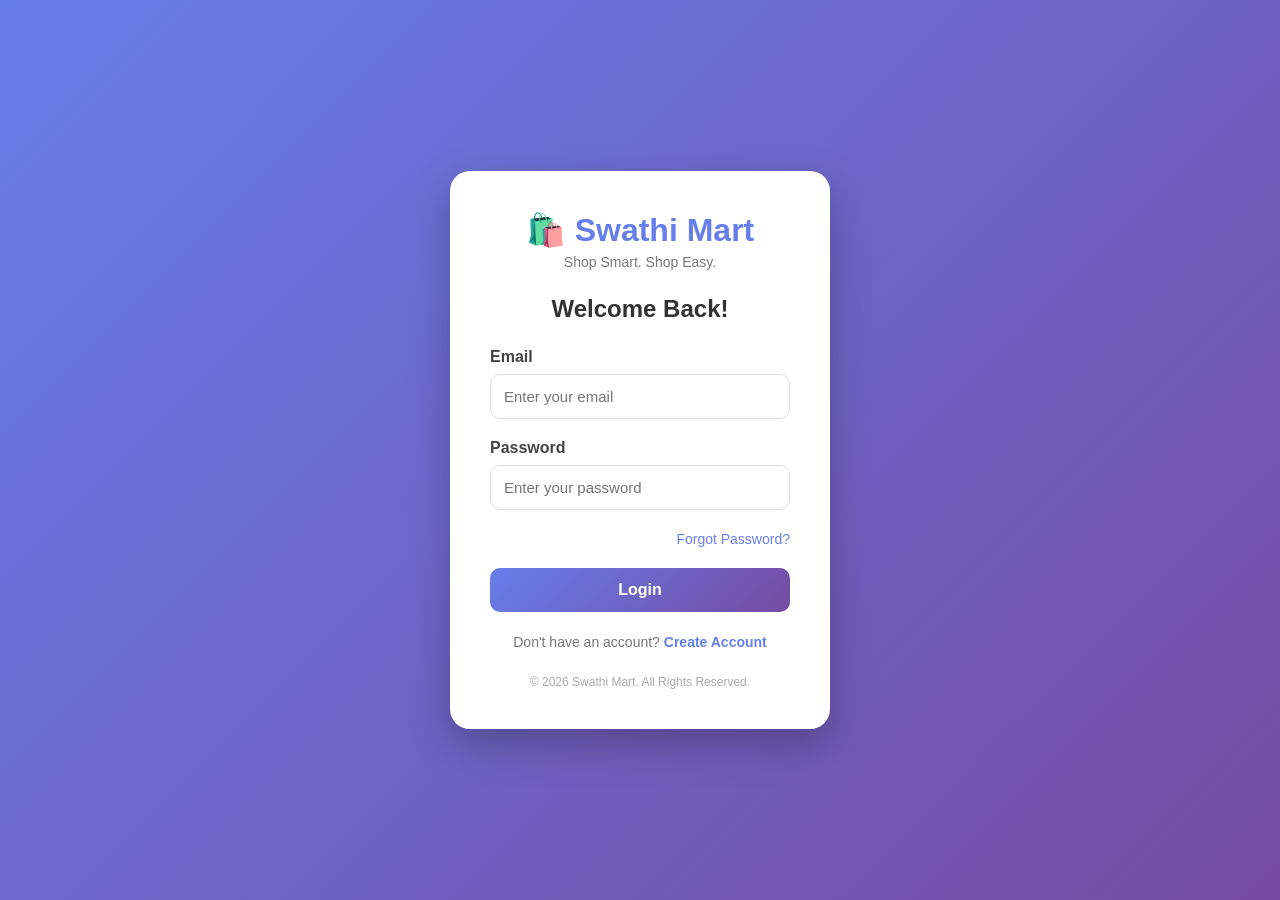
<file: src/main/resources/templates/login.html>
<!DOCTYPE html>
<html lang="en">
<head>
    <meta charset="UTF-8">
    <meta name="viewport" content="width=device-width, initial-scale=1.0">

    <title>Swathi Mart - Login</title>

    <style>
        * {
            margin: 0;
            padding: 0;
            box-sizing: border-box;
            font-family: Arial, sans-serif;
        }

        body {
            min-height: 100vh;
            display: flex;
            justify-content: center;
            align-items: center;
            background: linear-gradient(135deg, #667eea, #764ba2);
        }

        .login-container {
            width: 380px;
            background: white;
            padding: 40px;
            border-radius: 20px;
            box-shadow: 0 15px 40px rgba(0, 0, 0, 0.25);
        }

        .logo {
            text-align: center;
            margin-bottom: 10px;
        }

        .logo h1 {
            color: #667eea;
            font-size: 32px;
        }

        .logo p {
            color: #777;
            margin-top: 5px;
            font-size: 14px;
        }

        .login-title {
            text-align: center;
            margin: 25px 0;
            color: #333;
        }

        .input-group {
            margin-bottom: 20px;
        }

        .input-group label {
            display: block;
            margin-bottom: 8px;
            color: #444;
            font-weight: bold;
        }

        .input-group input {
            width: 100%;
            padding: 13px;
            border: 1px solid #ddd;
            border-radius: 10px;
            outline: none;
            font-size: 15px;
            transition: 0.3s;
        }

        .input-group input:focus {
            border-color: #667eea;
            box-shadow: 0 0 5px rgba(102, 126, 234, 0.3);
        }

        .login-btn {
            width: 100%;
            padding: 13px;
            border: none;
            border-radius: 10px;
            background: linear-gradient(135deg, #667eea, #764ba2);
            color: white;
            font-size: 16px;
            font-weight: bold;
            cursor: pointer;
            transition: 0.3s;
        }

        .login-btn:hover {
            transform: translateY(-2px);
            box-shadow: 0 8px 15px rgba(102, 126, 234, 0.3);
        }

        .forgot {
            text-align: right;
            margin: 10px 0 20px;
        }

        .forgot a {
            color: #667eea;
            text-decoration: none;
            font-size: 14px;
        }

        .register {
            text-align: center;
            margin-top: 22px;
            color: #777;
            font-size: 14px;
        }

        .register a {
            color: #667eea;
            text-decoration: none;
            font-weight: bold;
        }

        .footer {
            text-align: center;
            margin-top: 25px;
            color: #aaa;
            font-size: 12px;
        }
    </style>
</head>

<body>

<div class="login-container">

    <div class="logo">
        <h1>🛍️ Swathi Mart</h1>
        <p>Shop Smart. Shop Easy.</p>
    </div>

    <h2 class="login-title">Welcome Back!</h2>

    <form action="/login" method="post">

        <div class="input-group">
            <label for="email">Email</label>
            <input
                type="email"
                id="email"
                name="email"
                placeholder="Enter your email"
                required>
        </div>

        <div class="input-group">
            <label for="password">Password</label>
            <input
                type="password"
                id="password"
                name="password"
                placeholder="Enter your password"
                required>
        </div>

        <div class="forgot">
            <a href="#">Forgot Password?</a>
        </div>

        <button type="submit" class="login-btn">
            Login
        </button>

    </form>

    <div class="register">
        Don't have an account?
        <a href="#">Create Account</a>
    </div>

    <div class="footer">
        © 2026 Swathi Mart. All Rights Reserved.
    </div>

</div>

</body>
</html>
</file>
<file: style.css>
/* ===== General ===== */

body {
    margin: 0;
    font-family: Arial, sans-serif;
    background-color: #f4f6f8;
    color: #333;
}

/* ===== Header ===== */

header {
    background-color: #222;
    color: white;
    padding: 20px;
    text-align: center;
}

header h1 {
    margin: 0 0 15px;
}

nav a {
    color: white;
    text-decoration: none;
    margin: 0 15px;
    font-weight: bold;
}

nav a:hover {
    text-decoration: underline;
}

/* ===== Login Page ===== */

.login-container {
    width: 350px;
    margin: 100px auto;
    padding: 30px;
    background-color: white;
    border-radius: 10px;
    box-shadow: 0 0 10px #ccc;
    text-align: center;
}

.login-container h1 {
    margin-bottom: 10px;
}

.login-container label {
    display: block;
    text-align: left;
    margin-top: 15px;
    font-weight: bold;
}

.login-container input {
    width: 100%;
    padding: 10px;
    margin-top: 5px;
    box-sizing: border-box;
    border: 1px solid #ccc;
    border-radius: 5px;
}

/* ===== Buttons ===== */

button {
    margin-top: 20px;
    padding: 10px 20px;
    border: none;
    border-radius: 5px;
    background-color: #222;
    color: white;
    cursor: pointer;
    font-size: 15px;
}

button:hover {
    background-color: #444;
}

.register-btn {
    margin-top: 5px;
}

/* ===== Home Page ===== */

main {
    padding: 40px;
    text-align: center;
}

.products {
    display: flex;
    justify-content: center;
    gap: 25px;
    flex-wrap: wrap;
    margin-top: 30px;
}

.product {
    width: 220px;
    padding: 25px;
    background-color: white;
    border-radius: 10px;
    box-shadow: 0 0 8px #ccc;
}

.product h3 {
    margin-top: 0;
}

.product p {
    font-size: 18px;
    font-weight: bold;
}
</file>
<file: src/main/webapp/style.css>
/* ===== General ===== */

body {
    margin: 0;
    font-family: Arial, sans-serif;
    background-color: #f4f6f8;
    color: #333;
}

/* ===== Header ===== */

header {
    background-color: #222;
    color: white;
    padding: 20px;
    text-align: center;
}

header h1 {
    margin: 0 0 15px;
}

nav a {
    color: white;
    text-decoration: none;
    margin: 0 15px;
    font-weight: bold;
}

nav a:hover {
    text-decoration: underline;
}

/* ===== Login Page ===== */

.login-container {
    width: 350px;
    margin: 100px auto;
    padding: 30px;
    background-color: white;
    border-radius: 10px;
    box-shadow: 0 0 10px #ccc;
    text-align: center;
}

.login-container h1 {
    margin-bottom: 10px;
}

.login-container label {
    display: block;
    text-align: left;
    margin-top: 15px;
    font-weight: bold;
}

.login-container input {
    width: 100%;
    padding: 10px;
    margin-top: 5px;
    box-sizing: border-box;
    border: 1px solid #ccc;
    border-radius: 5px;
}

/* ===== Buttons ===== */

button {
    margin-top: 20px;
    padding: 10px 20px;
    border: none;
    border-radius: 5px;
    background-color: #222;
    color: white;
    cursor: pointer;
    font-size: 15px;
}

button:hover {
    background-color: #444;
}

.register-btn {
    margin-top: 5px;
}

/* ===== Home Page ===== */

main {
    padding: 40px;
    text-align: center;
}

.products {
    display: flex;
    justify-content: center;
    gap: 25px;
    flex-wrap: wrap;
    margin-top: 30px;
}

.product {
    width: 220px;
    padding: 25px;
    background-color: white;
    border-radius: 10px;
    box-shadow: 0 0 8px #ccc;
}

.product h3 {
    margin-top: 0;
}

.product p {
    font-size: 18px;
    font-weight: bold;
}
</file>
